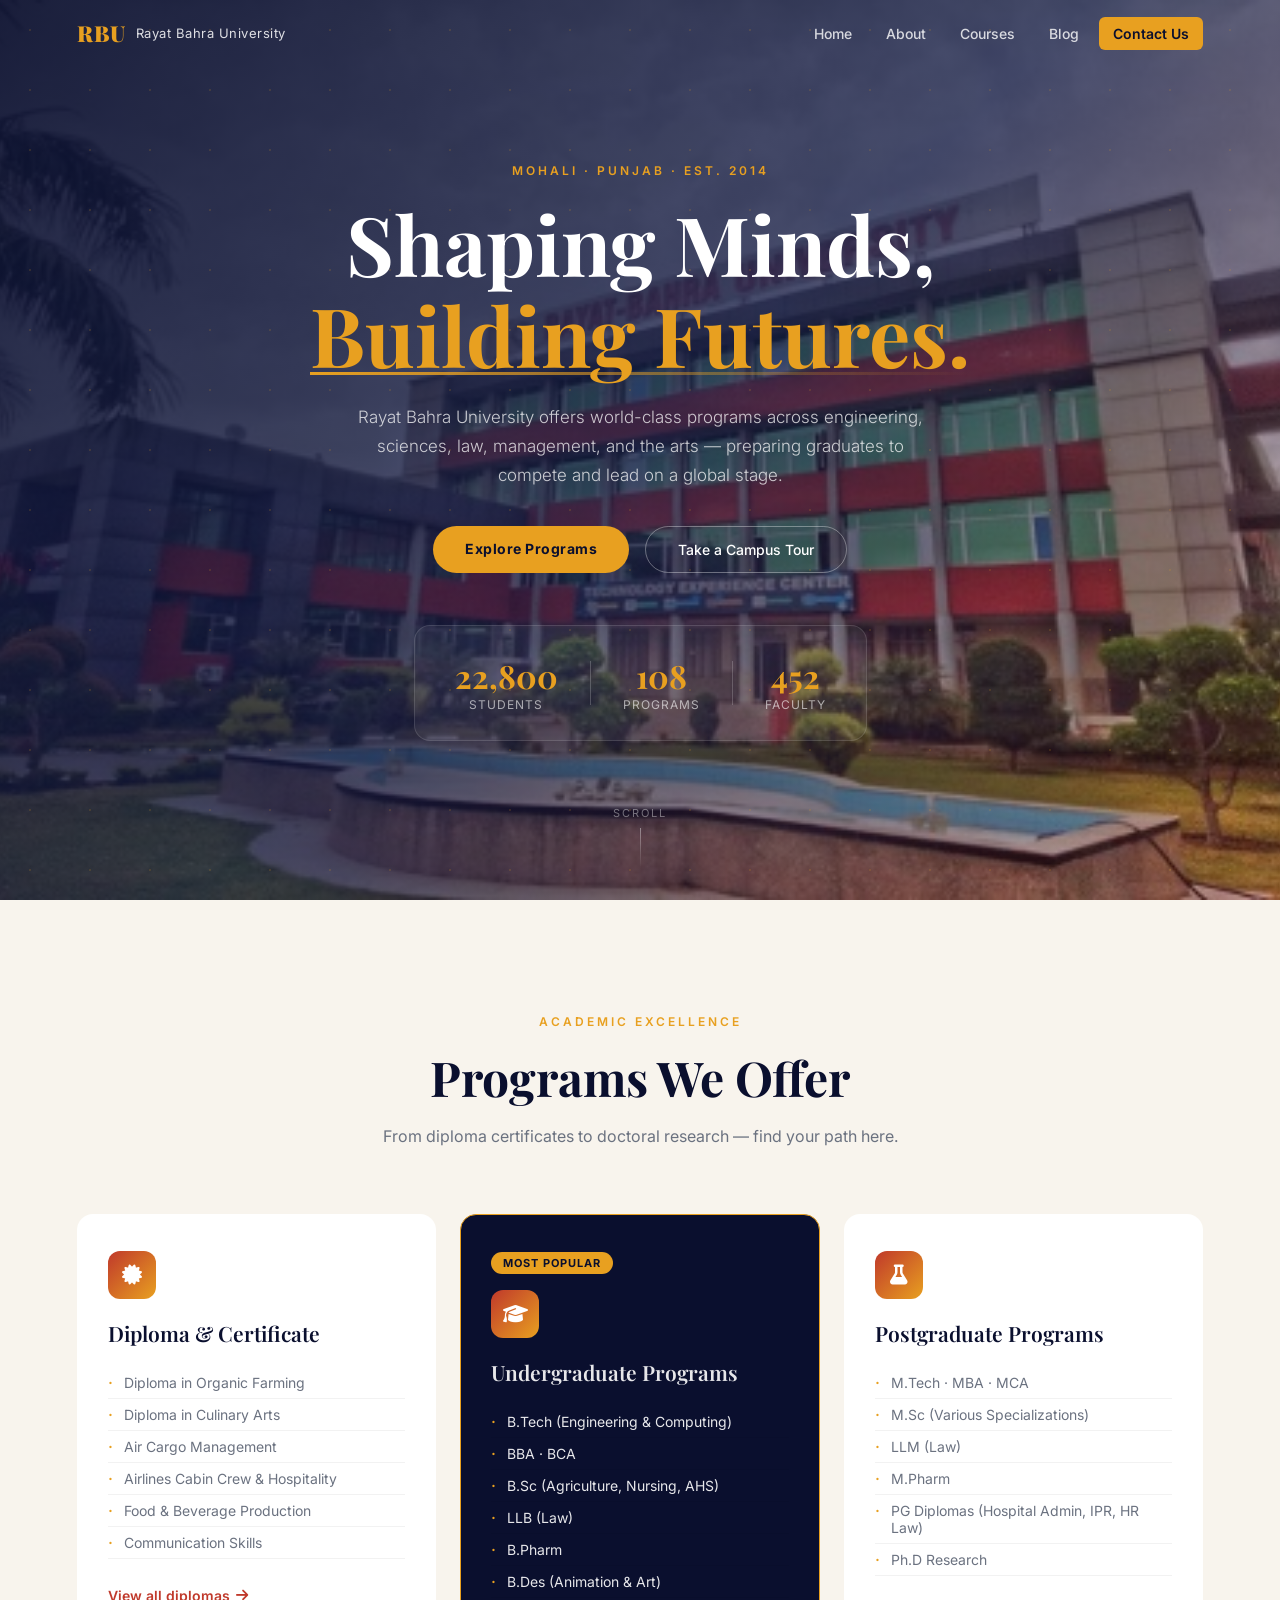
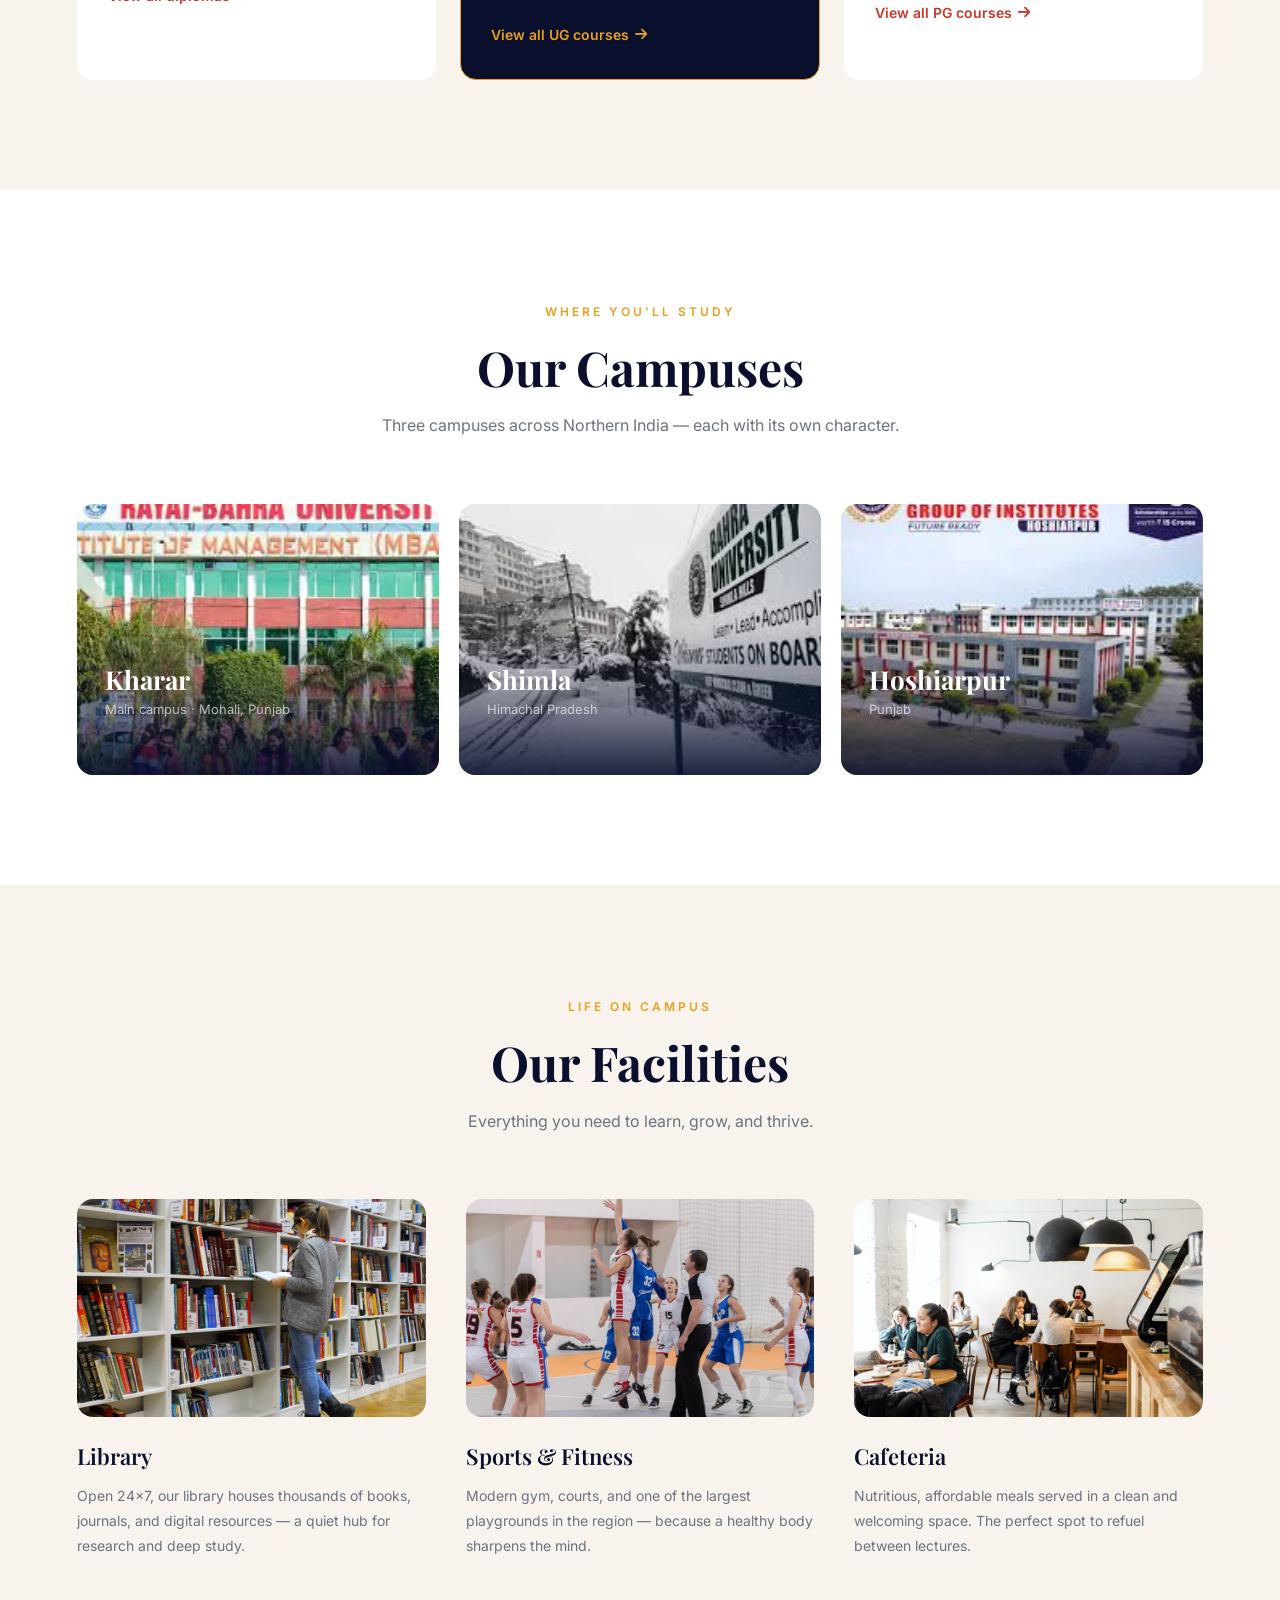
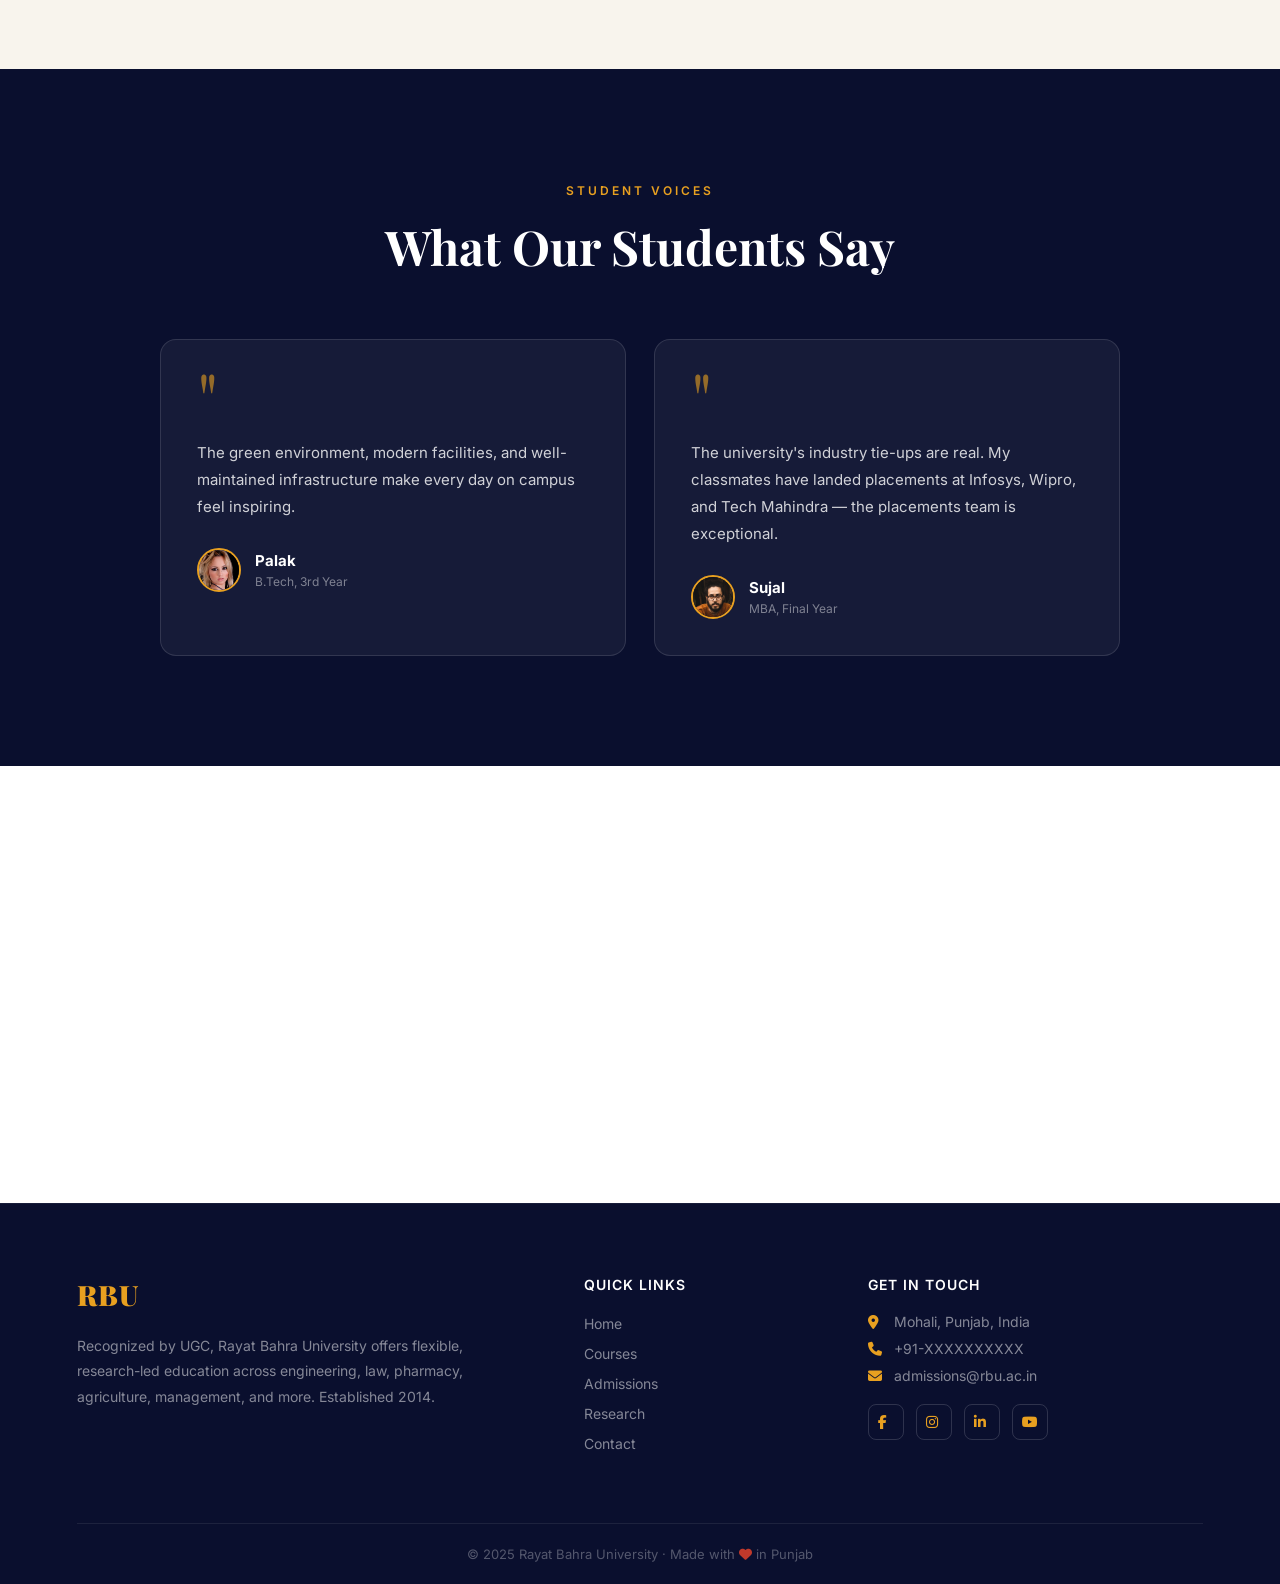
<file: index.html>
<!DOCTYPE html>
<html lang="en">

<head>
    <meta charset="UTF-8" />
    <meta name="viewport" content="width=device-width, initial-scale=1.0" />
    <title>Rayat Bahra University</title>
    <link rel="stylesheet" href="style.css" />
    <link
        href="https://fonts.googleapis.com/css2?family=Playfair+Display:wght@400;600;700;900&family=Inter:wght@300;400;500;600&display=swap"
        rel="stylesheet" />
    <link rel="stylesheet" href="https://cdn.jsdelivr.net/npm/@fortawesome/fontawesome-free@6.6.0/css/all.min.css" />
</head>

<body>

    <!-- ===== NAV ===== -->
    <nav id="navbar">
        <a href="index.html" class="nav-logo">
            <span class="logo-rbu">RBU</span>
            <span class="logo-text">Rayat Bahra University</span>
        </a>
        <div class="nav-links" id="navlinks">
            <i class="fa-solid fa-xmark" onclick="hideMenu()"></i>
            <ul>
                <li><a href="#">Home</a></li>
                <li><a href="#">About</a></li>
                <li><a href="#">Courses</a></li>
                <li><a href="#">Blog</a></li>
                <li><a href="#" class="nav-cta">Contact Us</a></li>
            </ul>
        </div>
        <i class="fa-solid fa-bars" id="menu-icon" onclick="showMenu()"></i>
    </nav>

    <!-- ===== HERO ===== -->
    <section class="hero">
        <div class="hero-bg-overlay"></div>
        <div class="hero-particles" id="particles"></div>
        <div class="hero-content">
            <p class="hero-eyebrow reveal">Mohali · Punjab · Est. 2014</p>
            <h1 class="hero-headline reveal">
                <span class="line">Shaping Minds,</span>
                <span class="line gold">Building Futures.</span>
            </h1>
            <p class="hero-sub reveal">
                Rayat Bahra University offers world-class programs across engineering, sciences, law, management, and
                the arts — preparing graduates to compete and lead on a global stage.
            </p>
            <div class="hero-actions reveal">
                <a href="#" class="btn-primary">Explore Programs</a>
                <a href="#" class="btn-ghost">Take a Campus Tour</a>
            </div>
            <div class="hero-stats reveal">
                <div class="stat"><span class="stat-num" data-target="25000">0</span><span
                        class="stat-label">Students</span></div>
                <div class="stat-divider"></div>
                <div class="stat"><span class="stat-num" data-target="120">0</span><span
                        class="stat-label">Programs</span></div>
                <div class="stat-divider"></div>
                <div class="stat"><span class="stat-num" data-target="500">0</span><span
                        class="stat-label">Faculty</span></div>
            </div>
        </div>
        <div class="hero-scroll-hint">
            <span>Scroll</span>
            <div class="scroll-line"></div>
        </div>
    </section>

    <!-- ===== COURSES ===== -->
    <section class="section courses-section" id="courses">
        <div class="section-header reveal">
            <p class="eyebrow">Academic Excellence</p>
            <h2>Programs We Offer</h2>
            <p class="section-sub">From diploma certificates to doctoral research — find your path here.</p>
        </div>
        <div class="courses-grid">
            <div class="course-card reveal">
                <div class="card-icon"><i class="fa-solid fa-certificate"></i></div>
                <h3>Diploma &amp; Certificate</h3>
                <ul>
                    <li>Diploma in Organic Farming</li>
                    <li>Diploma in Culinary Arts</li>
                    <li>Air Cargo Management</li>
                    <li>Airlines Cabin Crew &amp; Hospitality</li>
                    <li>Food &amp; Beverage Production</li>
                    <li>Communication Skills</li>
                </ul>
                <a href="#" class="card-link">View all diplomas <i class="fa-solid fa-arrow-right"></i></a>
            </div>
            <div class="course-card featured reveal">
                <div class="card-badge">Most Popular</div>
                <div class="card-icon"><i class="fa-solid fa-graduation-cap"></i></div>
                <h3>Undergraduate Programs</h3>
                <ul>
                    <li>B.Tech (Engineering &amp; Computing)</li>
                    <li>BBA · BCA</li>
                    <li>B.Sc (Agriculture, Nursing, AHS)</li>
                    <li>LLB (Law)</li>
                    <li>B.Pharm</li>
                    <li>B.Des (Animation &amp; Art)</li>
                </ul>
                <a href="#" class="card-link">View all UG courses <i class="fa-solid fa-arrow-right"></i></a>
            </div>
            <div class="course-card reveal">
                <div class="card-icon"><i class="fa-solid fa-flask"></i></div>
                <h3>Postgraduate Programs</h3>
                <ul>
                    <li>M.Tech · MBA · MCA</li>
                    <li>M.Sc (Various Specializations)</li>
                    <li>LLM (Law)</li>
                    <li>M.Pharm</li>
                    <li>PG Diplomas (Hospital Admin, IPR, HR Law)</li>
                    <li>Ph.D Research</li>
                </ul>
                <a href="#" class="card-link">View all PG courses <i class="fa-solid fa-arrow-right"></i></a>
            </div>
        </div>
    </section>

    <!-- ===== CAMPUS ===== -->
    <section class="section campus-section" id="campus">
        <div class="section-header reveal">
            <p class="eyebrow">Where You'll Study</p>
            <h2>Our Campuses</h2>
            <p class="section-sub">Three campuses across Northern India — each with its own character.</p>
        </div>
        <div class="campus-grid">
            <div class="campus-card reveal">
                <img src="rb.webp" alt="Kharar Campus" loading="lazy" />
                <div class="campus-overlay">
                    <div class="campus-info">
                        <h3>Kharar</h3>
                        <p>Main campus · Mohali, Punjab</p>
                        <a href="#" class="campus-btn">Explore →</a>
                    </div>
                </div>
            </div>
            <div class="campus-card reveal">
                <img src="b.jpg" alt="Shimla Campus" loading="lazy" />
                <div class="campus-overlay">
                    <div class="campus-info">
                        <h3>Shimla</h3>
                        <p>Himachal Pradesh</p>
                        <a href="#" class="campus-btn">Explore →</a>
                    </div>
                </div>
            </div>
            <div class="campus-card reveal">
                <img src="hos.jpg" alt="Hoshiarpur Campus" loading="lazy" />
                <div class="campus-overlay">
                    <div class="campus-info">
                        <h3>Hoshiarpur</h3>
                        <p>Punjab</p>
                        <a href="#" class="campus-btn">Explore →</a>
                    </div>
                </div>
            </div>
        </div>
    </section>

    <!-- ===== FACILITIES ===== -->
    <section class="section facilities-section" id="facilities">
        <div class="section-header reveal">
            <p class="eyebrow">Life on Campus</p>
            <h2>Our Facilities</h2>
            <p class="section-sub">Everything you need to learn, grow, and thrive.</p>
        </div>
        <div class="facilities-grid">
            <div class="facility-item reveal">
                <div class="facility-img-wrap">
                    <img src="library.png" alt="Library" loading="lazy" />
                    <div class="facility-num">01</div>
                </div>
                <h3>Library</h3>
                <p>Open 24×7, our library houses thousands of books, journals, and digital resources — a quiet hub for
                    research and deep study.</p>
            </div>
            <div class="facility-item reveal">
                <div class="facility-img-wrap">
                    <img src="basketball.png" alt="Sports" loading="lazy" />
                    <div class="facility-num">02</div>
                </div>
                <h3>Sports &amp; Fitness</h3>
                <p>Modern gym, courts, and one of the largest playgrounds in the region — because a healthy body
                    sharpens the mind.</p>
            </div>
            <div class="facility-item reveal">
                <div class="facility-img-wrap">
                    <img src="cafeteria.png" alt="Cafeteria" loading="lazy" />
                    <div class="facility-num">03</div>
                </div>
                <h3>Cafeteria</h3>
                <p>Nutritious, affordable meals served in a clean and welcoming space. The perfect spot to refuel
                    between lectures.</p>
            </div>
        </div>
    </section>

    <!-- ===== TESTIMONIALS ===== -->
    <section class="section testimonials-section" id="testimonials">
        <div class="section-header reveal">
            <p class="eyebrow">Student Voices</p>
            <h2>What Our Students Say</h2>
        </div>
        <div class="testimonials-grid">
            <div class="testimonial-card reveal">
                <div class="quote-mark">"</div>
                <p>The green environment, modern facilities, and well-maintained infrastructure make every day on campus
                    feel inspiring.</p>
                <div class="t-author">
                    <img src="user1.jpg" alt="Palak" />
                    <div>
                        <strong>Palak</strong>
                        <span>B.Tech, 3rd Year</span>
                    </div>
                </div>
            </div>
            <div class="testimonial-card reveal">
                <div class="quote-mark">"</div>
                <p>The university's industry tie-ups are real. My classmates have landed placements at Infosys, Wipro,
                    and Tech Mahindra — the placements team is exceptional.</p>
                <div class="t-author">
                    <img src="user2.jpg" alt="Sujal" />
                    <div>
                        <strong>Sujal</strong>
                        <span>MBA, Final Year</span>
                    </div>
                </div>
            </div>
        </div>
    </section>

    <!-- ===== CTA ===== -->
    <section class="cta-section reveal">
        <div class="cta-inner">
            <p class="eyebrow light">Ready to Begin?</p>
            <h2>Enroll in World-Class Programs — From Anywhere.</h2>
            <a href="#" class="btn-primary large">Get in Touch</a>
        </div>
    </section>

    <!-- ===== FOOTER ===== -->
    <footer class="footer">
        <div class="footer-grid">
            <div class="footer-about">
                <div class="footer-logo"><span class="logo-rbu">RBU</span></div>
                <p>Recognized by UGC, Rayat Bahra University offers flexible, research-led education across engineering,
                    law, pharmacy, agriculture, management, and more. Established 2014.</p>
            </div>
            <div class="footer-links">
                <h5>Quick Links</h5>
                <ul>
                    <li><a href="#">Home</a></li>
                    <li><a href="#">Courses</a></li>
                    <li><a href="#">Admissions</a></li>
                    <li><a href="#">Research</a></li>
                    <li><a href="#">Contact</a></li>
                </ul>
            </div>
            <div class="footer-contact">
                <h5>Get In Touch</h5>
                <p><i class="fa-solid fa-location-dot"></i> Mohali, Punjab, India</p>
                <p><i class="fa-solid fa-phone"></i> +91-XXXXXXXXXX</p>
                <p><i class="fa-solid fa-envelope"></i> admissions@rbu.ac.in</p>
                <div class="social-icons">
                    <a href="#"><i class="fab fa-facebook-f"></i></a>
                    <a href="#"><i class="fab fa-instagram"></i></a>
                    <a href="#"><i class="fab fa-linkedin-in"></i></a>
                    <a href="#"><i class="fab fa-youtube"></i></a>
                </div>
            </div>
        </div>
        <div class="footer-bottom">
            <p>© 2025 Rayat Bahra University · Made with <i class="fa-solid fa-heart"></i> in Punjab</p>
        </div>
    </footer>

    <script src="script.js"></script>
</body>

</html>
</file>
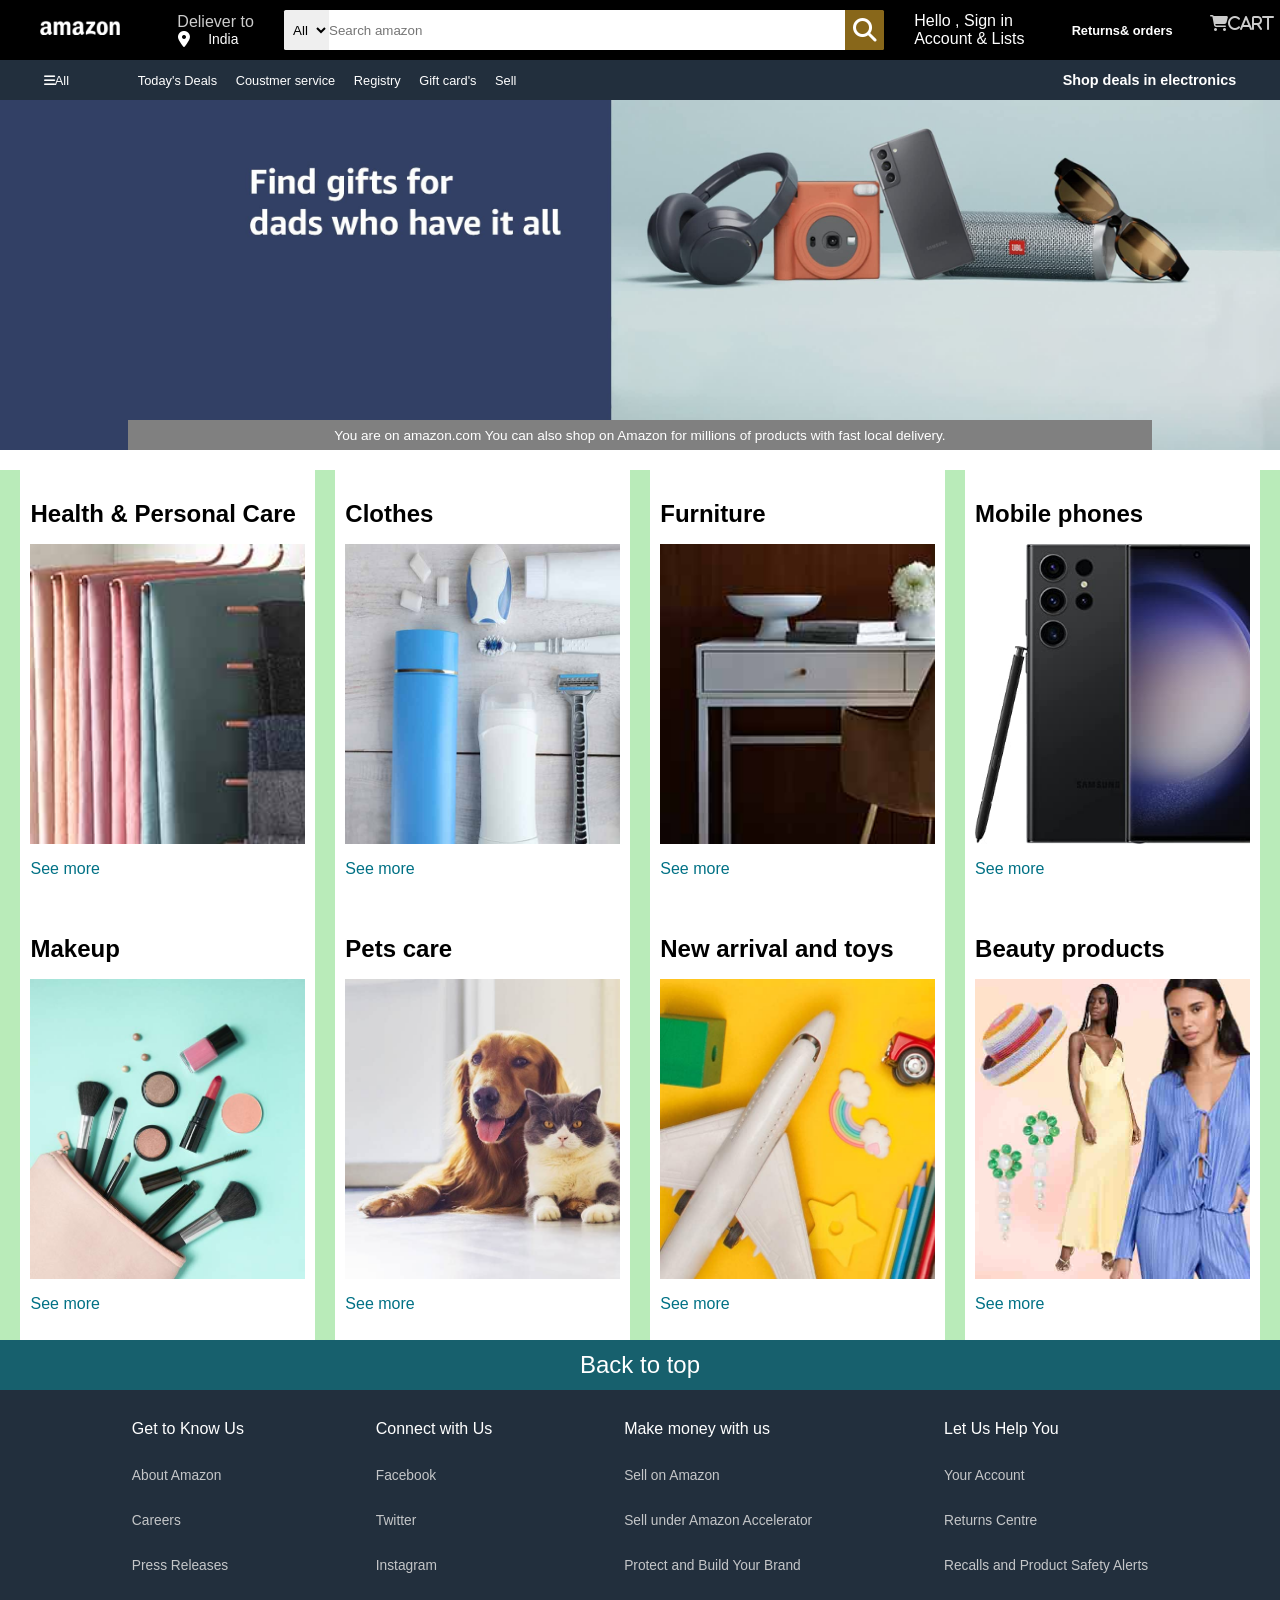
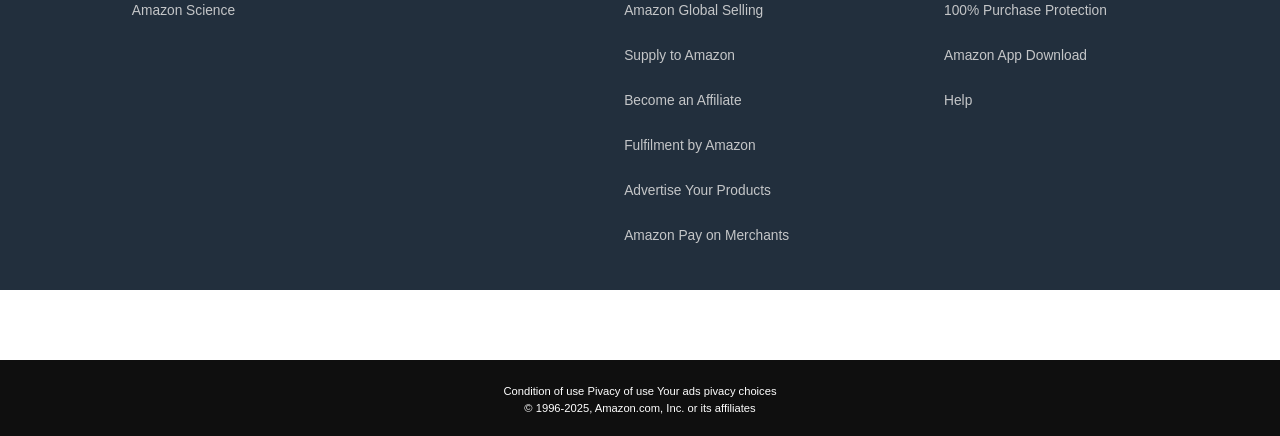
<file: .vscode/amazon/amazon.html>
<!DOCTYPE html>
<html lang="en">

<head>
    <meta charset="UTF-8">
    <meta name="viewport" content="width=device-width, initial-scale=1.0">
    <link rel="stylesheet" href="https://cdnjs.cloudflare.com/ajax/libs/font-awesome/6.7.2/css/all.min.css"
        integrity="sha512-Evv84Mr4kqVGRNSgIGL/F/aIDqQb7xQ2vcrdIwxfjThSH8CSR7PBEakCr51Ck+w+/U6swU2Im1vVX0SVk9ABhg=="
        crossorigin="anonymous" referrerpolicy="no-referrer" />
    <link rel="stylesheet" href="amazon stylesheet.css">
    <title>Amazon</title>
</head>

<body>

    <header>
        <!-- Header-->
        <div class="navbar">
            <div class="nav-logo border">
                <div class="logo"> </div>
            </div>
            <div class="nav-addres border">
                <p class="add-first">Deliever to</p>
                <div class="add-icon">
                    <i class="fa-solid fa-location-dot"></i>
                    <p class="add-second">India</p>

                </div>
            </div>
            <div class="nav-search">
                <select class="search-select">
                    <option> All </option>
                </select>
                <input placeholder="Search amazon" class="search-input">
                <div class="search-icon">
                    <i class="fa-solid fa-magnifying-glass"></i>
                </div>
            </div>
            <!-- div is used for next line -->

            <div class="border ">
                <p class="nav-signin"> <span> Hello , Sign in </span> </p>

                <p class="nav-second "> Account & Lists </p>
            </div>


            <div class="nav-return border  ">
                <p> <span> Returns </span> </p>
                <p class="nav-second ">& orders </p>
            </div>
            <div class="nav-cart  border ">

                <i class="fa-solid fa-cart-shopping  ">cart</i>

            </div>

        </div>
        <!--Pannel -->
        <div class="panel">
            <div class="panel-all">
                <i class="fa-solid fa-bars"></i>All
            </div>
            <div class="panel-ops">
                <p>Today's Deals </p>
                <p>Coustmer service </p>
                <p>Registry </p>
                <p>Gift card's</p>
                <p>Sell</p>

            </div>
            <div class="panel-deals">
                Shop deals in electronics
            </div>

        </div>


    </header>

    <!-- Hero section , center -->
    <div class="hero-section">
        <div class="hero-message">
            <p>
                You are on amazon.com You can also shop on Amazon for millions of products with fast local delivery.
            </p>
        </div>
    </div>

    <div class="shop-section">
        <div class="box1 box">
            <div class="box-content">
                <h2 style="color: black;"> Health & Personal Care </h2>
                <div class="box-img " style="background-image: url('box1_image.jpg');"></div>
                <p> See more </p>
            </div>
        </div>


        <div class="box2 box ">
            <div class="box-content">
                <h2 style="color: black;"> Clothes </h2>
                <div class="box-img " style="background-image: url('box2_image.jpg');"></div>
                <p> See more </p>
            </div>
        </div>


        <div class="box3 box ">
            <div class="box-content">
                <h2 style="color: black;"> Furniture </h2>
                <div class="box-img " style="background-image: url('box3_image.jpg');"></div>
                <p> See more </p>
            </div>
        </div>


        <div class="box4 box ">
            <div class="box-content">
                <h2 style="color: black;"> Mobile phones </h2>
                <div class="box-img " style="background-image: url('box4_image.jpg');"></div>
                <p> See more </p>
            </div>
        </div>


        <div class="box5 box">
            <div class="box-content">
                <h2 style="color: black;"> Makeup</h2>
                <div class="box-img " style="background-image: url('box5_image.jpg');"></div>
                <p> See more </p>
            </div>
        </div>


        <div class="box6 box">
            <div class="box-content">
                <h2 style="color: black;"> Pets care </h2>
                <div class="box-img " style="background-image: url('box6_image.jpg');"></div>
                <p> See more </p>
            </div>
        </div>


        <div class="box7 box">
            <div class="box-content">
                <h2 style="color: black;"> New arrival and toys</h2>
                <div class="box-img " style="background-image: url('box7_image.jpg');"></div>
                <p> See more </p>
            </div>
        </div>


        <div class="box8  box">
            <div class="box-content">
                <h2 style="color: black;"> Beauty products </h2>
                <div class="box-img " style="background-image: url('box8_image.jpg');"></div>
                <p> See more </p>
            </div>
        </div>


    </div>
    <footer>

        <!--Footer-->
        <div class="foot-panel1"> Back to top </div>


        <div class="foot-panel2">

            <ul>
                <p> Get to Know Us </p>

                <a> About Amazon </a>
                <a> Careers </a>
                <a> Press Releases </a>
                <a> Amazon Science </a>

            </ul>

            <ul>
                <p> Connect with Us</h>
                    <a> Facebook</a>
                    <a> Twitter</a>
                    <a> Instagram</a>



            </ul>


            <ul>
                <p> Make money with us </p>


                <a> Sell on Amazon</a>
                <a> Sell under Amazon Accelerator</a>
                <a> Protect and Build Your Brand</a>
                <a> Amazon Global Selling</a>
                <a> Supply to Amazon</a>
                <a> Become an Affiliate</a>
                <a> Fulfilment by Amazon</a>
                <a> Advertise Your Products</a>
                <a> Amazon Pay on Merchants</a>

            </ul>


            <ul>

                <p> Let Us Help You</p>
                <a> Your Account</a>
                <a>Returns Centre
                    <a> Recalls and Product Safety Alerts</a>
                    <a> 100% Purchase Protection</a>
                    <a> Amazon App Download</a>
                    <a>Help</a>


            </ul>

        </div>


        <div class="foot-panel3">

            <div class="logo"></div>

        </div>

        <div class="foot-panel4">
            <div class="foot-pages">

                <a> Condition of use </a>
                <a> Pivacy of use </a>
                <a> Your ads pivacy choices </a>

                <div class="copyright">© 1996-2025, Amazon.com, Inc. or its affiliates</div>
            </div>
        </div>
    </footer>
</body>

</html>
</file>
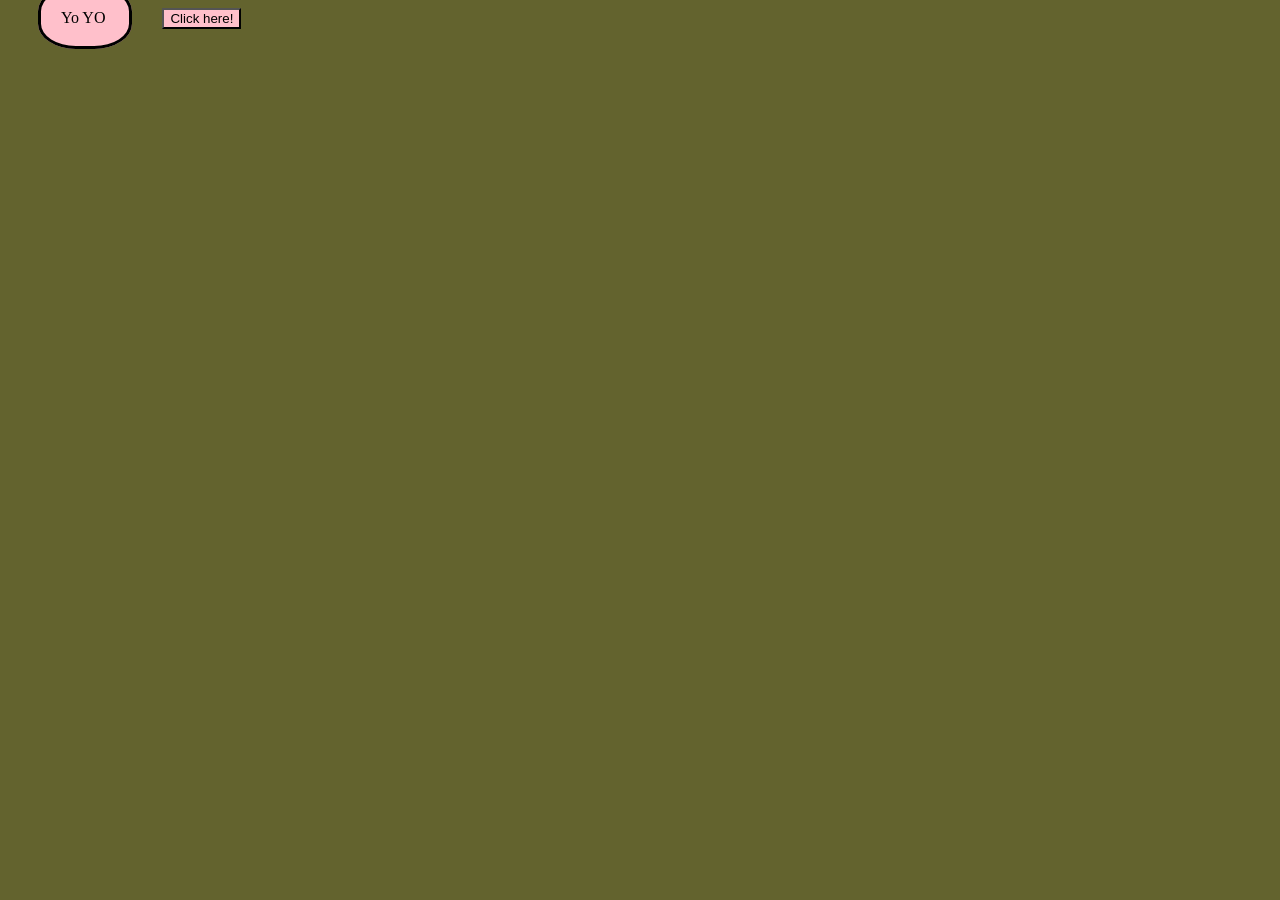
<file: .vscode/Html & CSS/Level 2.html>
<!-- LEVEL 2 -->
<!DOCTYPE html>
<html lang="en">

<head>


    <meta charset="UTF-8">
    <meta name="viewport" content="width=device-width, initial-scale=1.0">
    <title> CSS Level 2 </title>
    <link rel="stylesheet" a href="Level 2 style.css">
</head>

<body>
<!-- 
    <h1> BASICS </h1>
    <p id="p1"> ## A border in CSS is a property that allows you to define the boundary or edge of an HTML
        element/content.</p>
    <p id="p2"> ## Padding in CSS is the space between the content of an element and its border.</p>
    <p id="p3">## In CSS, content typically refers to the text or elements within an HTML element</p>
    <p id="p4">## Margin in CSS refers to the space outside an element's border, creating distance between the element
        and other elements</p>
        <div> This is me </div> 
        <button> click me</button>




    <button> <a href="www.css.com"> Click here </a> </button> -->
    <div id="yo"> Yo YO </div>
    <button> Click here!</button>
</body>

</html>
</file>
<file: style.css>
/* ===== RESET & BASE ===== */
*,
*::before,
*::after {
    margin: 0;
    padding: 0;
    box-sizing: border-box;
}

:root {
    --navy: #0a0f2e;
    --navy-light: #141b45;
    --gold: #e8a020;
    --gold-light: #f5c050;
    --crimson: #c0392b;
    --ivory: #f8f4ed;
    --white: #ffffff;
    --gray: #6b7280;
    --gray-light: #f3f4f6;
    --text: #1a1a2e;
    --font-display: 'Playfair Display', Georgia, serif;
    --font-body: 'Inter', system-ui, sans-serif;
    --transition: 0.35s cubic-bezier(0.4, 0, 0.2, 1);
    --radius: 16px;
    --radius-sm: 8px;
}

html {
    scroll-behavior: smooth;
}

body {
    font-family: var(--font-body);
    background: var(--white);
    color: var(--text);
    overflow-x: hidden;
}

img {
    max-width: 100%;
    display: block;
}

/* ===== SCROLL REVEAL ===== */
.reveal {
    opacity: 0;
    transform: translateY(32px);
    transition: opacity 0.7s ease, transform 0.7s ease;
}

.reveal.visible {
    opacity: 1;
    transform: translateY(0);
}

/* ===== NAVBAR ===== */
#navbar {
    position: fixed;
    top: 0;
    left: 0;
    right: 0;
    z-index: 1000;
    display: flex;
    align-items: center;
    justify-content: space-between;
    padding: 18px 6%;
    background: transparent;
    transition: background var(--transition), backdrop-filter var(--transition), box-shadow var(--transition);
}

#navbar.scrolled {
    background: rgba(10, 15, 46, 0.96);
    box-shadow: 0 2px 24px rgba(0, 0, 0, 0.3);
    padding: 12px 6%;
}

.nav-logo {
    display: flex;
    align-items: center;
    gap: 10px;
    text-decoration: none;
}

.logo-rbu {
    font-family: var(--font-display);
    font-size: 22px;
    font-weight: 900;
    color: var(--gold);
    letter-spacing: 1px;
}

.logo-text {
    color: rgba(255, 255, 255, 0.85);
    font-size: 13px;
    font-weight: 400;
    letter-spacing: 0.5px;
}

.nav-links ul {
    list-style: none;
    display: flex;
    gap: 6px;
    align-items: center;
}

.nav-links ul li a {
    color: rgba(255, 255, 255, 0.8);
    text-decoration: none;
    font-size: 14px;
    font-weight: 500;
    padding: 8px 14px;
    border-radius: 6px;
    transition: color var(--transition), background var(--transition);
    position: relative;
}

.nav-links ul li a::after {
    content: '';
    position: absolute;
    bottom: 4px;
    left: 14px;
    width: 0;
    height: 2px;
    background: var(--gold);
    transition: width var(--transition);
}

.nav-links ul li a:hover {
    color: var(--white);
}

.nav-links ul li a:hover::after {
    width: calc(100% - 28px);
}

a.nav-cta {
    background: var(--gold) !important;
    color: var(--navy) !important;
    font-weight: 600 !important;
    border-radius: 6px !important;
}

a.nav-cta:hover {
    background: var(--gold-light) !important;
}

a.nav-cta::after {
    display: none !important;
}

.nav-links .fa-xmark {
    display: none;
    color: white;
    font-size: 22px;
    cursor: pointer;
}

#menu-icon {
    display: none;
    color: white;
    font-size: 22px;
    cursor: pointer;
}

/* ===== HERO ===== */
.hero {
    position: relative;
    min-height: 100vh;
    display: flex;
    align-items: center;
    justify-content: center;
    background: var(--navy);
    overflow: hidden;
}

.hero-bg-overlay {
    position: absolute;
    inset: 0;
    background:
        linear-gradient(135deg, rgba(10, 15, 46, 0.92) 0%, rgba(20, 27, 69, 0.75) 50%, rgba(192, 57, 43, 0.2) 100%),
        url("K3f6x5J4.jpeg") center/cover no-repeat;
    z-index: 0;
}

/* Animated background dots */
.hero-particles {
    position: absolute;
    inset: 0;
    overflow: hidden;
    z-index: 1;
}

.hero-particles::before {
    content: '';
    position: absolute;
    inset: 0;
    background-image:
        radial-gradient(circle, rgba(232, 160, 32, 0.15) 1px, transparent 1px);
    background-size: 60px 60px;
    animation: floatGrid 20s linear infinite;
}

@keyframes floatGrid {
    0% {
        transform: translateY(0);
    }

    100% {
        transform: translateY(-60px);
    }
}

.hero-content {
    position: relative;
    z-index: 2;
    text-align: center;
    max-width: 820px;
    padding: 0 24px;
}

.hero-eyebrow,
.eyebrow {
    display: inline-block;
    font-size: 12px;
    font-weight: 600;
    letter-spacing: 3px;
    text-transform: uppercase;
    color: var(--gold);
    margin-bottom: 20px;
}

.hero-headline {
    font-family: var(--font-display);
    font-size: clamp(44px, 7vw, 82px);
    font-weight: 700;
    line-height: 1.1;
    color: var(--white);
    margin-bottom: 24px;
}

.hero-headline .line {
    display: block;
}

.hero-headline .gold {
    color: var(--gold);
    position: relative;
    display: inline-block;
}

.hero-headline .gold::after {
    content: '';
    position: absolute;
    bottom: 4px;
    left: 0;
    width: 100%;
    height: 3px;
    background: linear-gradient(90deg, var(--gold), transparent);
    animation: shimmer 3s ease-in-out infinite;
}

@keyframes shimmer {

    0%,
    100% {
        opacity: 1;
    }

    50% {
        opacity: 0.4;
    }
}

.hero-sub {
    font-size: 17px;
    font-weight: 300;
    color: rgba(255, 255, 255, 0.75);
    line-height: 1.7;
    max-width: 600px;
    margin: 0 auto 36px;
}

.hero-actions {
    display: flex;
    gap: 16px;
    justify-content: center;
    flex-wrap: wrap;
    margin-bottom: 52px;
}

.btn-primary {
    display: inline-block;
    text-decoration: none;
    background: var(--gold);
    color: var(--navy);
    font-weight: 700;
    font-size: 14px;
    padding: 14px 32px;
    border-radius: 50px;
    letter-spacing: 0.5px;
    transition: transform var(--transition), box-shadow var(--transition), background var(--transition);
}

.btn-primary:hover {
    background: var(--gold-light);
    transform: translateY(-2px);
    box-shadow: 0 8px 32px rgba(232, 160, 32, 0.4);
}

.btn-primary.large {
    font-size: 16px;
    padding: 16px 40px;
}

.btn-ghost {
    display: inline-block;
    text-decoration: none;
    color: var(--white);
    font-weight: 500;
    font-size: 14px;
    padding: 14px 32px;
    border-radius: 50px;
    border: 1.5px solid rgba(255, 255, 255, 0.35);
    transition: border-color var(--transition), background var(--transition);
}

.btn-ghost:hover {
    border-color: var(--white);
    background: rgba(255, 255, 255, 0.08);
}

.hero-stats {
    display: flex;
    align-items: center;
    justify-content: center;
    gap: 32px;
    padding: 28px 40px;
    background: rgba(255, 255, 255, 0.06);
    border: 1px solid rgba(255, 255, 255, 0.12);
    border-radius: 16px;
    max-width: fit-content;
    margin: 0 auto;
}

.stat {
    text-align: center;
}

.stat-num {
    display: block;
    font-family: var(--font-display);
    font-size: 32px;
    font-weight: 700;
    color: var(--gold);
}

.stat-label {
    display: block;
    font-size: 12px;
    color: rgba(255, 255, 255, 0.6);
    letter-spacing: 1px;
    text-transform: uppercase;
}

.stat-divider {
    width: 1px;
    height: 44px;
    background: rgba(255, 255, 255, 0.2);
}

.hero-scroll-hint {
    position: absolute;
    bottom: 32px;
    left: 50%;
    transform: translateX(-50%);
    display: flex;
    flex-direction: column;
    align-items: center;
    gap: 8px;
    color: rgba(255, 255, 255, 0.4);
    font-size: 11px;
    letter-spacing: 2px;
    text-transform: uppercase;
    z-index: 2;
}

.scroll-line {
    width: 1px;
    height: 40px;
    background: linear-gradient(to bottom, rgba(255, 255, 255, 0.4), transparent);
    animation: scrollPulse 2s ease-in-out infinite;
}

@keyframes scrollPulse {

    0%,
    100% {
        opacity: 1;
        transform: scaleY(1);
    }

    50% {
        opacity: 0.3;
        transform: scaleY(0.5);
    }
}

/* ===== SECTION SHARED ===== */
.section {
    padding: 110px 6%;
}

.section-header {
    text-align: center;
    max-width: 640px;
    margin: 0 auto 64px;
}

.section-header h2 {
    font-family: var(--font-display);
    font-size: clamp(32px, 4vw, 48px);
    font-weight: 700;
    color: var(--navy);
    margin-bottom: 16px;
    line-height: 1.2;
}

.section-sub {
    font-size: 16px;
    color: var(--gray);
    line-height: 1.7;
}

/* ===== COURSES ===== */
.courses-section {
    background: var(--ivory);
}

.courses-grid {
    display: grid;
    grid-template-columns: repeat(3, 1fr);
    gap: 24px;
    max-width: 1200px;
    margin: 0 auto;
}

.course-card {
    background: var(--white);
    border-radius: var(--radius);
    padding: 36px 30px;
    border: 1.5px solid transparent;
    transition: transform var(--transition), box-shadow var(--transition), border-color var(--transition);
    position: relative;
    overflow: hidden;
}

.course-card::before {
    content: '';
    position: absolute;
    top: 0;
    left: 0;
    width: 100%;
    height: 4px;
    background: linear-gradient(90deg, var(--crimson), var(--gold));
    transform: scaleX(0);
    transform-origin: left;
    transition: transform var(--transition);
}

.course-card:hover::before {
    transform: scaleX(1);
}

.course-card:hover {
    transform: translateY(-6px);
    box-shadow: 0 20px 60px rgba(0, 0, 0, 0.1);
    border-color: rgba(232, 160, 32, 0.2);
}

.course-card.featured {
    background: var(--navy);
    border-color: var(--gold);
}

.course-card.featured::before {
    display: none;
}

.course-card.featured h3,
.course-card.featured li {
    color: rgba(255, 255, 255, 0.9);
}

.course-card.featured .card-link {
    color: var(--gold);
}

.card-badge {
    display: inline-block;
    background: var(--gold);
    color: var(--navy);
    font-size: 11px;
    font-weight: 700;
    letter-spacing: 1px;
    text-transform: uppercase;
    padding: 4px 12px;
    border-radius: 50px;
    margin-bottom: 16px;
}

.card-icon {
    width: 48px;
    height: 48px;
    background: linear-gradient(135deg, var(--crimson), var(--gold));
    border-radius: 12px;
    display: flex;
    align-items: center;
    justify-content: center;
    margin-bottom: 20px;
}

.card-icon i {
    color: white;
    font-size: 20px;
}

.course-card h3 {
    font-family: var(--font-display);
    font-size: 21px;
    font-weight: 600;
    color: var(--navy);
    margin-bottom: 20px;
}

.course-card ul {
    list-style: none;
    margin-bottom: 28px;
}

.course-card ul li {
    font-size: 14px;
    color: var(--gray);
    padding: 7px 0;
    border-bottom: 1px solid rgba(0, 0, 0, 0.05);
    padding-left: 16px;
    position: relative;
}

.course-card ul li::before {
    content: '·';
    position: absolute;
    left: 0;
    color: var(--gold);
    font-size: 18px;
    line-height: 1;
}

.card-link {
    font-size: 14px;
    font-weight: 600;
    color: var(--crimson);
    text-decoration: none;
    display: flex;
    align-items: center;
    gap: 6px;
    transition: gap var(--transition);
}

.card-link:hover {
    gap: 10px;
}

/* ===== CAMPUS ===== */
.campus-section {
    background: var(--white);
}

.campus-grid {
    display: grid;
    grid-template-columns: repeat(3, 1fr);
    gap: 20px;
    max-width: 1200px;
    margin: 0 auto;
}

.campus-card {
    border-radius: var(--radius);
    overflow: hidden;
    position: relative;
    aspect-ratio: 4/3;
    cursor: pointer;
}

.campus-card img {
    width: 100%;
    height: 100%;
    object-fit: cover;
    transition: transform 0.6s ease;
}

.campus-card:hover img {
    transform: scale(1.08);
}

.campus-overlay {
    position: absolute;
    inset: 0;
    background: linear-gradient(to top, rgba(10, 15, 46, 0.9) 0%, transparent 55%);
    display: flex;
    align-items: flex-end;
    padding: 28px;
    transition: background var(--transition);
}

.campus-card:hover .campus-overlay {
    background: linear-gradient(to top, rgba(10, 15, 46, 0.95) 0%, rgba(192, 57, 43, 0.3) 100%);
}

.campus-info h3 {
    font-family: var(--font-display);
    font-size: 26px;
    color: var(--white);
    font-weight: 700;
}

.campus-info p {
    font-size: 13px;
    color: rgba(255, 255, 255, 0.65);
    margin: 4px 0 14px;
}

.campus-btn {
    text-decoration: none;
    font-size: 13px;
    font-weight: 600;
    color: var(--gold);
    transition: color var(--transition);
    opacity: 0;
    transform: translateY(8px);
    transition: opacity var(--transition), transform var(--transition);
    display: block;
}

.campus-card:hover .campus-btn {
    opacity: 1;
    transform: translateY(0);
}

/* ===== FACILITIES ===== */
.facilities-section {
    background: var(--ivory);
}

.facilities-grid {
    display: grid;
    grid-template-columns: repeat(3, 1fr);
    gap: 40px;
    max-width: 1200px;
    margin: 0 auto;
}


.facility-img-wrap {
    position: relative;
    border-radius: var(--radius);
    overflow: hidden;
    margin-bottom: 24px;
}

.facility-img-wrap img {
    width: 100%;
    aspect-ratio: 16/10;
    object-fit: cover;
    transition: transform 0.6s ease;
}

.facility-item:hover .facility-img-wrap img {
    transform: scale(1.04);
}

.facility-num {
    position: absolute;
    bottom: 12px;
    right: 16px;
    font-family: var(--font-display);
    font-size: 48px;
    font-weight: 900;
    color: rgba(255, 255, 255, 0.2);
    line-height: 1;
}

.facility-item h3 {
    font-family: var(--font-display);
    font-size: 22px;
    font-weight: 600;
    color: var(--navy);
    margin-bottom: 12px;
}

.facility-item p {
    font-size: 14px;
    color: var(--gray);
    line-height: 1.8;
}

/* ===== TESTIMONIALS ===== */
.testimonials-section {
    background: var(--navy);
    padding: 110px 6%;
}

.testimonials-section .eyebrow {
    color: var(--gold);
}

.testimonials-section .section-header h2 {
    color: var(--white);
}

.testimonials-grid {
    display: grid;
    grid-template-columns: repeat(2, 1fr);
    gap: 28px;
    max-width: 960px;
    margin: 0 auto;
}

.testimonial-card {
    background: rgba(255, 255, 255, 0.05);
    border: 1px solid rgba(255, 255, 255, 0.12);
    border-radius: var(--radius);
    padding: 36px;
    transition: background var(--transition), border-color var(--transition), transform var(--transition);
}

.testimonial-card:hover {
    background: rgba(255, 255, 255, 0.09);
    border-color: var(--gold);
    transform: translateY(-4px);
}

.quote-mark {
    font-family: var(--font-display);
    font-size: 72px;
    line-height: 0.6;
    color: var(--gold);
    margin-bottom: 20px;
    display: block;
    opacity: 0.6;
}

.testimonial-card p {
    color: rgba(255, 255, 255, 0.8);
    font-size: 15px;
    line-height: 1.8;
    margin-bottom: 28px;
}

.t-author {
    display: flex;
    align-items: center;
    gap: 14px;
}

.t-author img {
    width: 44px;
    height: 44px;
    border-radius: 50%;
    object-fit: cover;
    border: 2px solid var(--gold);
}

.t-author strong {
    display: block;
    color: var(--white);
    font-size: 15px;
}

.t-author span {
    font-size: 12px;
    color: rgba(255, 255, 255, 0.45);
}

/* ===== CTA ===== */
.cta-section {
    background: var(--crimson);
    background-image: linear-gradient(135deg, #8b1a1a 0%, var(--crimson) 40%, #e85c1a 100%);
    padding: 100px 6%;
    text-align: center;
    position: relative;
    overflow: hidden;
}

.cta-section::before {
    content: '';
    position: absolute;
    inset: 0;
    background-image: radial-gradient(circle, rgba(255, 255, 255, 0.06) 1px, transparent 1px);
    background-size: 40px 40px;
}

.cta-inner {
    position: relative;
    z-index: 1;
}

.eyebrow.light {
    color: rgba(255, 255, 255, 0.7);
}

.cta-section h2 {
    font-family: var(--font-display);
    font-size: clamp(28px, 4vw, 44px);
    color: var(--white);
    font-weight: 700;
    max-width: 600px;
    margin: 0 auto 36px;
    line-height: 1.25;
}

.cta-section .btn-primary {
    background: var(--white);
    color: var(--crimson);
}

.cta-section .btn-primary:hover {
    background: var(--ivory);
    box-shadow: 0 8px 32px rgba(0, 0, 0, 0.25);
}

/* ===== FOOTER ===== */
.footer {
    background: var(--navy);
    padding: 72px 6% 0;
    border-top: 1px solid rgba(255, 255, 255, 0.06);
}

.footer-grid {
    display: grid;
    grid-template-columns: 2fr 1fr 1.5fr;
    gap: 60px;
    max-width: 1200px;
    margin: 0 auto;
    padding-bottom: 60px;
    border-bottom: 1px solid rgba(255, 255, 255, 0.08);
}

.footer-logo {
    margin-bottom: 20px;
}

.footer-logo .logo-rbu {
    font-size: 28px;
}

.footer-about p {
    font-size: 14px;
    color: rgba(255, 255, 255, 0.5);
    line-height: 1.8;
}

.footer-links h5,
.footer-contact h5 {
    color: var(--white);
    font-size: 14px;
    font-weight: 600;
    letter-spacing: 1px;
    text-transform: uppercase;
    margin-bottom: 20px;
}

.footer-links ul {
    list-style: none;
}

.footer-links ul li {
    margin-bottom: 10px;
}

.footer-links ul li a {
    color: rgba(255, 255, 255, 0.5);
    text-decoration: none;
    font-size: 14px;
    transition: color var(--transition);
}

.footer-links ul li a:hover {
    color: var(--gold);
}

.footer-contact p {
    font-size: 14px;
    color: rgba(255, 255, 255, 0.5);
    margin-bottom: 10px;
    display: flex;
    align-items: center;
    gap: 10px;
}

.footer-contact i {
    color: var(--gold);
    width: 16px;
}

.social-icons {
    display: flex;
    gap: 12px;
    margin-top: 20px;
}

.social-icons a {
    width: 36px;
    height: 36px;
    border-radius: 8px;
    border: 1px solid rgba(255, 255, 255, 0.15);
    display: flex;
    align-items: center;
    justify-content: center;
    color: rgba(255, 255, 255, 0.6);
    font-size: 14px;
    text-decoration: none;
    transition: background var(--transition), color var(--transition), border-color var(--transition);
}

.social-icons a:hover {
    background: var(--gold);
    color: var(--navy);
    border-color: var(--gold);
}

.footer-bottom {
    text-align: center;
    padding: 22px 0;
}

.footer-bottom p {
    font-size: 13px;
    color: rgba(255, 255, 255, 0.3);
}

.footer-bottom .fa-heart {
    color: var(--crimson);
}

/* ===== RESPONSIVE ===== */
@media (max-width: 1024px) {

    .courses-grid,
    .campus-grid,
    .facilities-grid {
        grid-template-columns: repeat(2, 1fr);
    }

    .footer-grid {
        grid-template-columns: 1fr 1fr;
    }

    .footer-about {
        grid-column: 1 / -1;
    }
}

@media (max-width: 768px) {

    .courses-grid,
    .campus-grid,
    .facilities-grid,
    .testimonials-grid,
    .footer-grid {
        grid-template-columns: 1fr;
    }

    .hero-stats {
        gap: 20px;
        padding: 20px 24px;
    }

    .stat-divider {
        height: 32px;
    }

    .stat-num {
        font-size: 24px;
    }

    .logo-text {
        display: none;
    }

    #menu-icon {
        display: block;
    }

    .nav-links {
        position: fixed;
        top: 0;
        right: -100%;
        width: 260px;
        height: 100vh;
        background: var(--navy);
        z-index: 999;
        display: flex;
        flex-direction: column;
        padding: 40px 30px;
        transition: right 0.4s ease;
        box-shadow: -4px 0 40px rgba(0, 0, 0, 0.4);
    }

    .nav-links.open {
        right: 0;
    }

    .nav-links ul {
        flex-direction: column;
        gap: 0;
        margin-top: 40px;
    }

    .nav-links ul li a {
        display: block;
        padding: 14px 0;
        font-size: 16px;
        border-bottom: 1px solid rgba(255, 255, 255, 0.07);
    }

    .nav-links .fa-xmark {
        display: block;
        position: absolute;
        top: 22px;
        right: 24px;
        font-size: 22px;
    }

    .section {
        padding: 72px 5%;
    }

    .courses-grid {
        gap: 16px;
    }

    .campus-grid {
        gap: 16px;
    }

    .course-card {
        padding: 28px 22px;
    }
}

@media (max-width: 480px) {
    .hero-actions {
        flex-direction: column;
        align-items: center;
    }

    .hero-stats {
        flex-direction: column;
        gap: 16px;
    }

    .stat-divider {
        display: none;
    }
}

/* ===== REDUCED MOTION ===== */
@media (prefers-reduced-motion: reduce) {

    *,
    *::before,
    *::after {
        animation: none !important;
        transition: none !important;
    }

    .reveal {
        opacity: 1;
        transform: none;
    }
}
</file>
<file: .vscode/amazon/amazon stylesheet.css>
* {
    color: white;
    padding: 0;
    margin: 0;
    font-family: Arial, Helvetica, sans-serif;
    justify-content: space-evenly;
}



.navbar {
    height: 60px;
    background-color: black;
    color: white;
    display: flex;
    align-items: center;
}

.nav-logo {
    height: 50px;
    width: 100px;
}

.logo {
    background-image: url("Amazon-Emblem.jpg");
    background-size: cover;
    height: 30px;
    width: 100px;

}

.border {

    border: 2px solid transparent;

}

.border:hover {
    border: 2px solid white;
}

/** box 2 **/
.add-first {
    color: #cccccc;
    font-size: 1rem;
    margin-left: 15px;

}

.add-second {
    color: white;
    font-size: 0.87rem;
    margin-left: 3px;
}

.add-icon {
    display: flex;
    align-items: center;
}

/** Box Three **/
.nav-search:hover {
    border: 2px solid orange;
}

.nav-search {
    display: flex;
    background-color: pink;
    width: 600px;
    height: 40px;
    border-radius: 4px;


}

.search-select {
    background-color: f3f3f3;
    width: 50px;
    padding: 5px;
    text-align: center;
    border-top-left-radius: 4%;
    border-bottom-left-radius: 4%;
    border: none;
    color: black;
}

.search-input {
    width: 100%;
    color: black;
    border: none;
}

.search-icon {
    width: 45px;
    align-items: center;
    justify-content: center;
    display: flex;
    font-size: 1.5rem;
    background-color: rgb(136, 103, 26);
    border-top-right-radius: 4%;
    border-bottom-right-radius: 4%;
    color: #0f1111;
}


/* Box 4 */

.nav-sigin {
    color: #cccccc;
    font-size: 1rem;
    margin-left: 15px;
}



.nav-return {
    color: white;
    font-size: 0.87rem;
    margin-left: 3px;
}




/* Box 5 */
.span {
    font: size 0.8em;
}

nav-second {
    color: #cccccc;
    font-size: 1rem;
    margin-left: 5px;
    font-size: 0.8rem;
    font-weight: 700;
    display: flex;
}

.nav-return {
    color: #cccccc;
    font-size: 1rem;
    margin-left: 15px;
    font-size: 0.8rem;
    font-weight: 700;
    display: flex;
}

/* box 6 */
.nav-cart i {
    color: #cccccc;
    font-size: 1rem;
    margin-left: 5px;
    height: 30px;
    width: 40px;
    display: flex;

}

.nav-cart {
    font-size: 5rem;
    font-weight: 700;
    display: flex;
    display: left;

}

/* Panel */

.panel {

    height: 40px;
    background-color: #222f3d;
    display: flex;
    align-items: center;
    justify-content: space-evenly;
    font-size: 0.8rem;

}

.panel-ops p {
    display: inline;
    margin-left: 15px;
}

.panel-ops {
    width: 70%;
    margin-left: 10px;

}

.panel-deals {
    font-size: 0.9rem;
    font-weight: 700;

}

/* HEro section */

.hero-section {
    color: black;
    background-image: url("hero_image\ \(1\).jpg");
    height: 350px;
    background-size: cover;
    display: flex;
    justify-content: center;
    align-items: flex-end;
    margin-bottom: 20px;


}

.hero-message {
    background-color: gray;
    color: black;
    height: 30px;
    display: flex;
    align-items: center;
    justify-content: center;
    font-size: 0.85rem;
    width: 80%;

}

/* Shop Section */

.shop-section {
    color: black;
    display: flex;
    flex-wrap: wrap;
    justify-content: space-evenly;
    background-color: rgb(185, 235, 185);
}

.box {
    height: 400px;
    width: 23%;
    background-color: white;
    padding: 20px 0px 15px;
}

.box-img {
    height: 300px;
    background-size: cover;
    margin-top: 1rem;
    margin-bottom: 1rem;
}

.box-content {

    margin-left: 10px;
    margin-right: 10px;
    margin-top: 10px;

}

.box-content p {
    color: #007185;


}

/* Footer */
.footer {
    margin-top: 15px;
}

.foot-panel1 {
    background-color: rgb(23, 96, 109);
    color: white;
    display: flex;
    align-items: center;
    justify-content: center;
    font-size: 1.5rem;
    height: 50px;

}

.foot-panel2 {
    background-color: #222f3d;
    height: 500px;
    display: flex;
    justify-content: space-evenly;
}

ul a {
    display: block;
    font-size: 0.86rem;
    margin-top: 30px;
    color: #dddd;

}

ul p {
    margin-top: 30px;
}

.foot-panel3 {

    color: white;
    border-top: #007185;
    height: 70px;
    border-top: 0, 5px solid rgb(185, 142, 142);
    display: flex;
    justify-content: center;
    align-items: center;
}

.logo {
    background-image: url("amazon_logo.png");
    background-size: cover;
    height: 30px;
    width: 100px;


}

.foot-panel4 {
    background-color: #0f0f0f;
    color: white;
    height: 76px;
    /* display: flex;
    align-items: center ;
    justify-content: center ; */

}

.foot-pages {
    font-size: 0.7rem;
    text-align: center;

    padding-top: 25px;

}

.copyright {
    font-size: 0, 7rem;
    text-align: center;

    padding-top: 5px;
}
</file>
<file: .vscode/Html & CSS/Level 2 style.css>
/*head {
    /* height: 30px;
    width: 6%;
    background-color: blue; 
} */

body {
    /* height: 30px;
    width: 6%;  */
    background-color: rgb(99, 99, 46);
}


h1 {
    border-style: dashed;
    border-radius: 40%; /* Sets the rounded corners , for circle set it to 50% */

    border-width: 40%; /* Sets the width of the border */

    border-style: solid;  /* Sets border width, style, and color */
       /* for bw , bs , bc we use only border: 10px , solid , brown; */

    border-color: black;
    height: 40px;

    background-color: pink; /* Sets the background color */
    height: 40px;
    width: 100%;
    text-align: center;
    color: red;
    text-decoration: underline;
}

#p1 {
    color: white;
    text-align: left;
    text-decoration: wavy;
}

#p2 {
    color: rgb(255, 255, 255);
    text-align: left;
}

#p3 {
    color: rgb(255, 255, 255);
    text-align: left;

}

#p4 {
    color: white;
    text-align: left;

}

div {
    height: 100px;
    width: 100px;
    background-color: aqua;
    border-radius: 40%;
    border-style: solid;
    border-color: black;
     /*     top   right botttom left --> clockwise */
    padding: 20px 20px  20px   20px;  /* we donot use , in this */
    margin: 30px  30px  30px   30px;
}

   

#yo {
    background-color: pink;
    display: inline; /* display side ki extra margin ko clear krne ke liye use hota hai */ 
}

button {
    background-color: pink;
}
</file>
